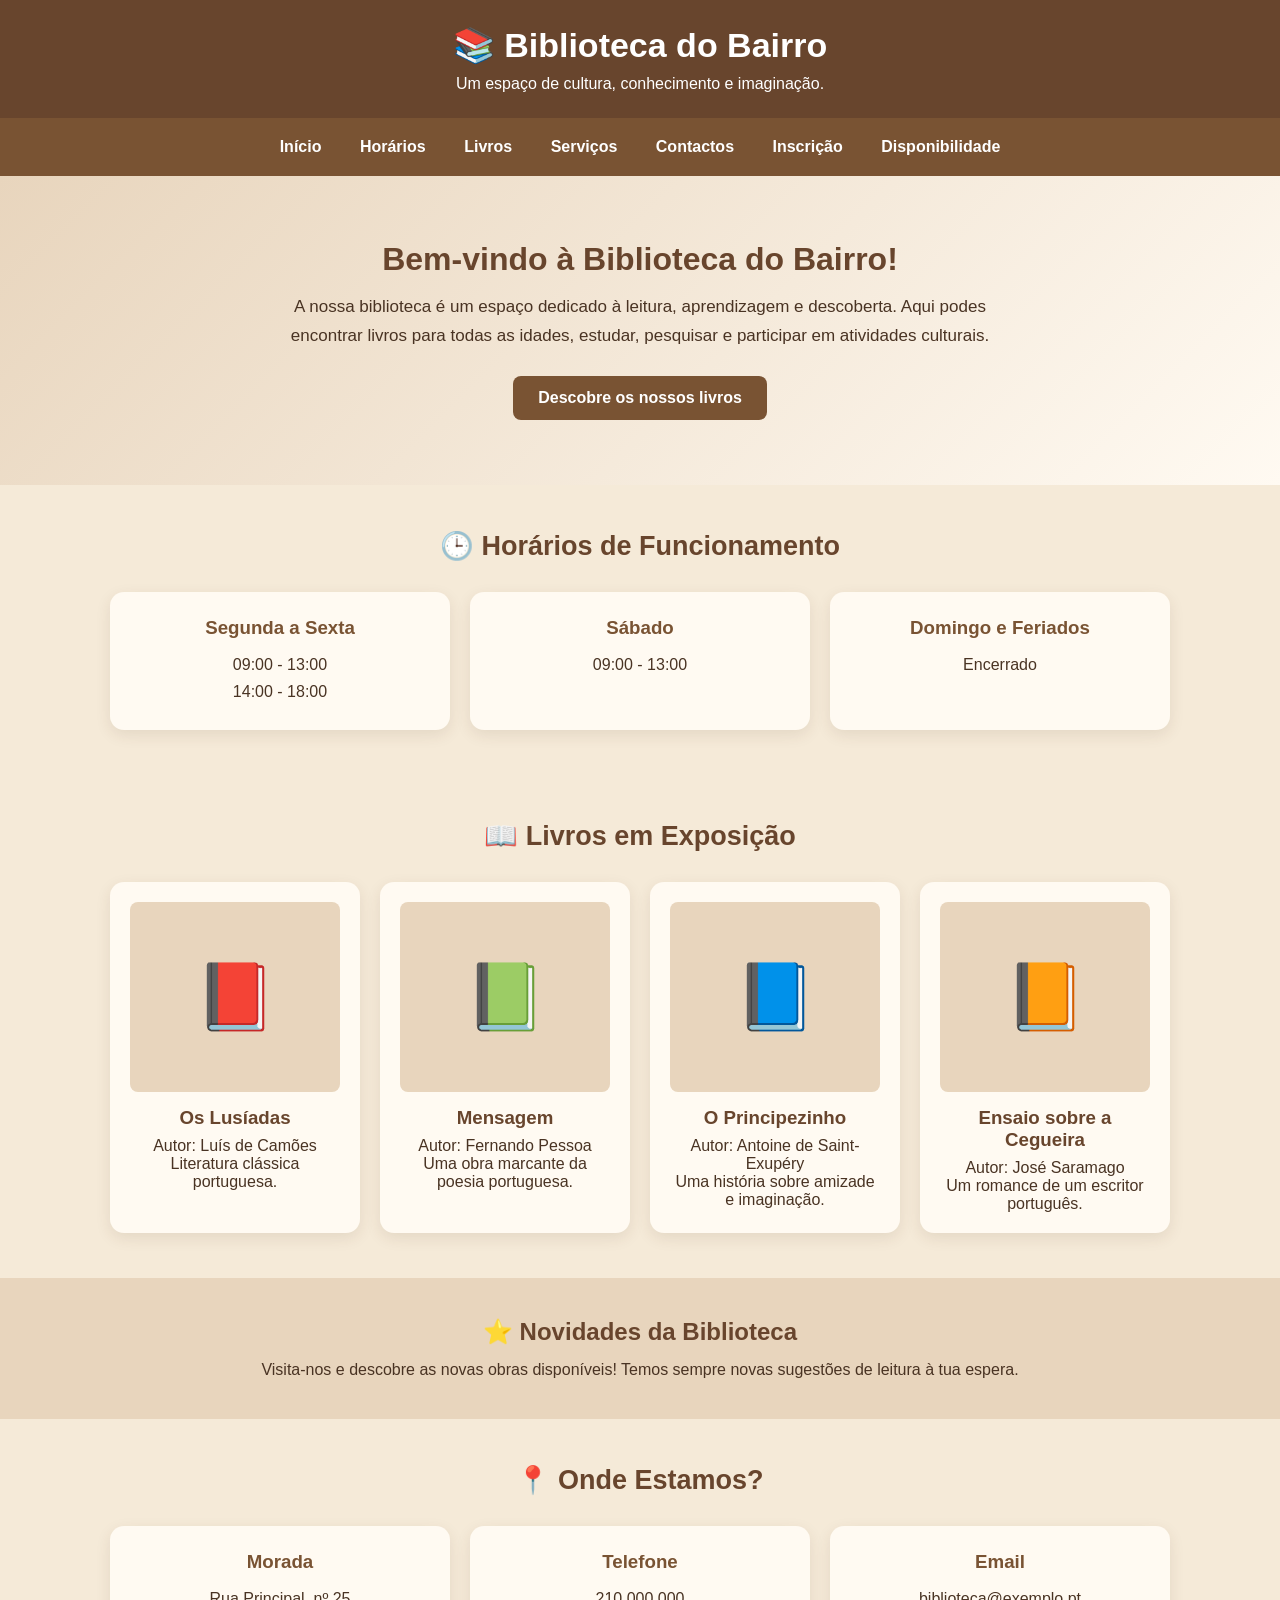
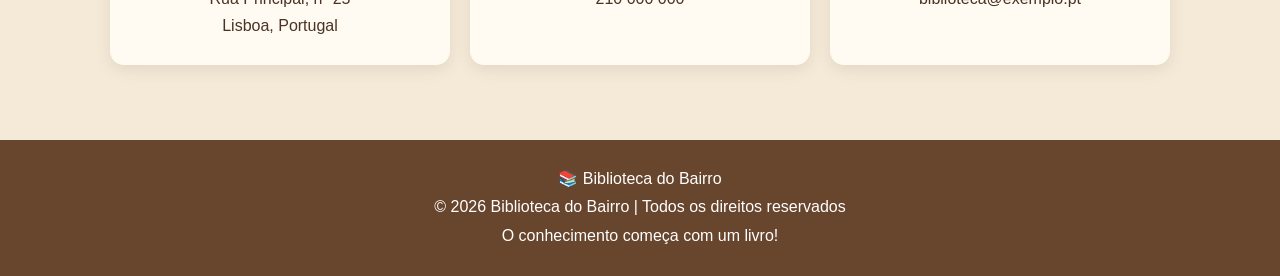
<file: index.html>
<!DOCTYPE html>
<html lang="pt">
<head>
    <meta charset="UTF-8">
    <meta name="viewport" content="width=device-width, initial-scale=1.0">

    <title>Biblioteca do Bairro</title>
 
    <script src="Aula_9_11/Aula_9_11.ex2.js"></script>
    <script src="Aula_9_11/Aula_9_11.ex3.js"></script>
    <script src="Aula_9_11/Aula_9_11.ex4.js"></script>

    <style>
        * {
            margin: 0;
            padding: 0;
            box-sizing: border-box;
            scroll-behavior: smooth;
        }

        body {
            font-family: 'Segoe UI', Arial, sans-serif;
            background: #f5ead8;
            color: #493323;
        }

        header {
            background: #68452d;
            color: white;
            padding: 25px;
            text-align: center;
        }

        header h1 {
            font-size: 34px;
            margin-bottom: 10px;
        }

        nav {
            background: #795333;
            padding: 15px;
            text-align: center;
            position: sticky;
            top: 0;
            z-index: 10;
        }

        nav a {
            color: white;
            text-decoration: none;
            margin: 0 12px;
            font-weight: bold;
            display: inline-block;
            padding: 5px;
        }

        nav a:hover {
            color: #f0d6b5;
        }

        .apresentacao {
            text-align: center;
            padding: 65px 20px;
            background: linear-gradient(135deg, #e8d5bd, #fffaf2);
        }

        .apresentacao h2 {
            font-size: 32px;
            color: #68452d;
            margin-bottom: 15px;
        }

        .apresentacao p {
            font-size: 17px;
            max-width: 700px;
            margin: auto;
            line-height: 1.7;
        }

        .botao {
            display: inline-block;
            margin-top: 25px;
            padding: 13px 25px;
            background: #795333;
            color: white;
            text-decoration: none;
            border-radius: 8px;
            font-weight: bold;
        }

        .botao:hover {
            background: #543820;
        }

        section {
            padding: 45px 20px;
            max-width: 1100px;
            margin: auto;
        }

        section h2 {
            text-align: center;
            color: #68452d;
            margin-bottom: 30px;
            font-size: 27px;
        }

        .cartoes {
            display: grid;
            grid-template-columns: repeat(auto-fit, minmax(220px, 1fr));
            gap: 20px;
        }

        .cartao {
            background: #fffaf2;
            padding: 25px;
            border-radius: 14px;
            text-align: center;
            box-shadow: 0 5px 15px rgba(75,48,25,0.10);
        }

        .cartao h3 {
            color: #795333;
            margin-bottom: 12px;
        }

        .cartao p {
            line-height: 1.7;
        }

        .livros {
            background: #fffaf2;
            border-radius: 14px;
            padding: 20px;
            box-shadow: 0 5px 15px rgba(75,48,25,0.10);
            text-align: center;
        }

        .capa {
            height: 190px;
            background: #e8d5bd;
            border-radius: 8px;
            display: flex;
            align-items: center;
            justify-content: center;
            font-size: 65px;
            margin-bottom: 15px;
        }

        .livros h3 {
            color: #68452d;
            margin-bottom: 8px;
        }

        .destaque {
            background: #e8d5bd;
            padding: 40px 20px;
            text-align: center;
        }

        .destaque h2 {
            color: #68452d;
            margin-bottom: 15px;
        }

        .container-form {
            background: #fffaf2;
            max-width: 500px;
            margin: auto;
            padding: 35px;
            border-radius: 15px;
            box-shadow: 0 5px 20px rgba(75,48,25,0.12);
        }

        form {
            display: flex;
            flex-direction: column;
        }

        label {
            font-weight: bold;
            margin-bottom: 8px;
        }

        input {
            padding: 13px;
            margin-bottom: 18px;
            border: 1px solid #d8c3aa;
            border-radius: 8px;
            font-size: 15px;
        }

        button {
            padding: 14px;
            background: #795333;
            color: white;
            border: none;
            border-radius: 8px;
            font-size: 16px;
            font-weight: bold;
            cursor: pointer;
        }

        button:hover {
            background: #543820;
        }

        .exercicios {
            text-align: center;
        }

        .links {
            display: grid;
            grid-template-columns: repeat(auto-fit, minmax(130px, 1fr));
            gap: 12px;
        }

        .links a {
            background: #795333;
            color: white;
            padding: 14px;
            border-radius: 8px;
            text-decoration: none;
            font-weight: bold;
        }

        .links a:hover {
            background: #543820;
        }

        footer {
            background: #68452d;
            color: white;
            text-align: center;
            padding: 25px;
            margin-top: 30px;
            line-height: 1.8;
        }

        @media(max-width: 600px) {
            header h1 {
                font-size: 25px;
            }

            nav a {
                margin: 4px;
                font-size: 13px;
            }

            .apresentacao h2 {
                font-size: 25px;
            }

            .container-form {
                padding: 22px;
            }
        }
    </style>
</head>

<body>

<header>
    <h1>📚 Biblioteca do Bairro</h1>
    <p>Um espaço de cultura, conhecimento e imaginação.</p>
</header>

<nav>
    <a href="#inicio">Início</a>
    <a href="#horarios">Horários</a>
    <a href="#livros">Livros</a>
    <a href="#servicos">Serviços</a>
    <a href="#contactos">Contactos</a>
    <a href="#inscricao">Inscrição</a>
    <a href="Modulo6/index4.html">Disponibilidade</a>
</nav>
  

<div class="apresentacao" id="inicio">
    <h2>Bem-vindo à Biblioteca do Bairro!</h2>

    <p>
        A nossa biblioteca é um espaço dedicado à leitura,
        aprendizagem e descoberta. Aqui podes encontrar
        livros para todas as idades, estudar, pesquisar
        e participar em atividades culturais.
    </p>

    <a href="#livros" class="botao">Descobre os nossos livros</a>
</div>


<section id="horarios">
    <h2>🕒 Horários de Funcionamento</h2>

    <div class="cartoes">

        <div class="cartao">
            <h3>Segunda a Sexta</h3>
            <p>09:00 - 13:00</p>
            <p>14:00 - 18:00</p>
        </div>

        <div class="cartao">
            <h3>Sábado</h3>
            <p>09:00 - 13:00</p>
        </div>

        <div class="cartao">
            <h3>Domingo e Feriados</h3>
            <p>Encerrado</p>
        </div>

    </div>
</section>

<!-- LIVROS -->

<section id="livros">
    <h2>📖 Livros em Exposição</h2>

    <div class="cartoes">

        <div class="livros">
            <div class="capa">📕</div>
            <h3>Os Lusíadas</h3>
            <p>Autor: Luís de Camões</p>
            <p>Literatura clássica portuguesa.</p>
        </div>

        <div class="livros">
            <div class="capa">📗</div>
            <h3>Mensagem</h3>
            <p>Autor: Fernando Pessoa</p>
            <p>Uma obra marcante da poesia portuguesa.</p>
        </div>

        <div class="livros">
            <div class="capa">📘</div>
            <h3>O Principezinho</h3>
            <p>Autor: Antoine de Saint-Exupéry</p>
            <p>Uma história sobre amizade e imaginação.</p>
        </div>

        <div class="livros">
            <div class="capa">📙</div>
            <h3>Ensaio sobre a Cegueira</h3>
            <p>Autor: José Saramago</p>
            <p>Um romance de um escritor português.</p>
        </div>

    </div>
</section>

<!-- NOVIDADES -->

<div class="destaque">
    <h2>⭐ Novidades da Biblioteca</h2>
    <p>
        Visita-nos e descobre as novas obras disponíveis!
        Temos sempre novas sugestões de leitura à tua espera.
    </p>
</div>

<!-- SERVIÇOS --> 

<!-- CONTACTOS -->

<section id="contactos">
    <h2>📍 Onde Estamos?</h2>

    <div class="cartoes">

        <div class="cartao">
            <h3>Morada</h3>
            <p>Rua Principal, nº 25</p>
            <p>Lisboa, Portugal</p>
        </div>

        <div class="cartao">
            <h3>Telefone</h3>
            <p>210 000 000</p>
        </div>

        <div class="cartao">
            <h3>Email</h3>
            <p>biblioteca@exemplo.pt</p>
        </div>

    </div>
</section>

<!-- RODAPÉ -->

<footer>
    <p>📚 Biblioteca do Bairro</p>
    <p>© 2026 Biblioteca do Bairro | Todos os direitos reservados</p>
    <p>O conhecimento começa com um livro! </p>
</footer>

</body>
</html>
</file>
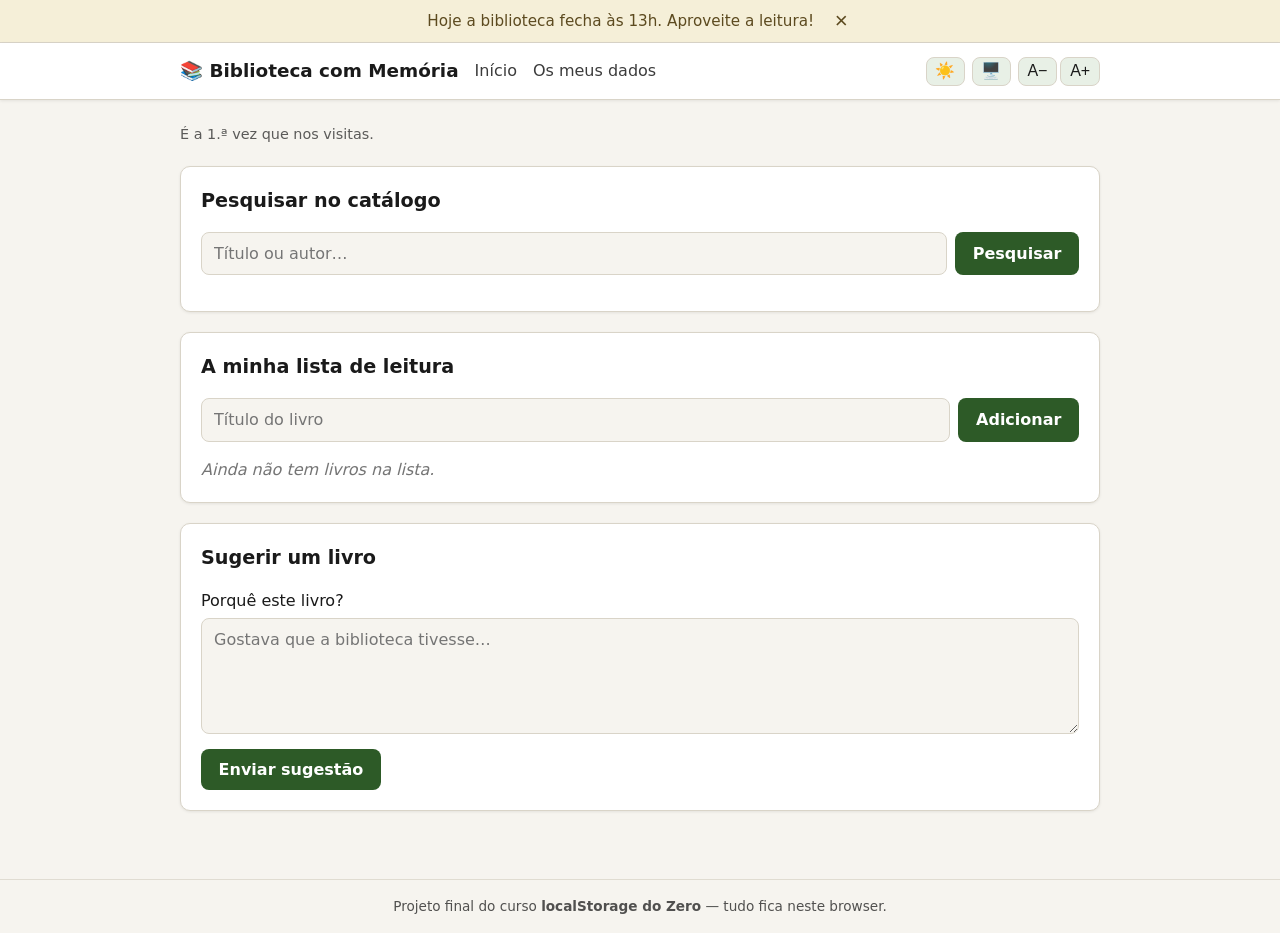
<file: LocalStorage/index.html>
<!DOCTYPE html>
<html lang="pt">
<head>
  <meta charset="UTF-8">
  <meta name="viewport" content="width=device-width, initial-scale=1.0">
  <title>Biblioteca com Memória</title>
  <link rel="stylesheet" href="styles.css">
</head>
<body>
  <!-- Aviso por visita (sessionStorage) -->
  <div id="faixa-aviso" class="faixa-aviso" hidden>
    <p>Hoje a biblioteca fecha às 13h. Aproveite a leitura!</p>
    <button id="fechar-faixa" type="button" aria-label="Fechar aviso">×</button>
  </div>

  <header class="cabecalho">
    <div class="container">
      <h1><a href="index.html">📚 Biblioteca com Memória</a></h1>
      <nav>
        <a href="index.html">Início</a>
        <a href="dados.html">Os meus dados</a>
      </nav>
      <div class="preferencias">
        <button id="botao-tema" type="button" aria-pressed="false" title="Alternar tema">
          <span class="icon-claro">☀️</span>
          <span class="icon-escuro">🌙</span>
        </button>
        <button id="seguir-sistema" type="button" title="Seguir o sistema">🖥️</button>
        <div class="tamanho-letra">
          <button id="letra-menor" type="button" title="Diminuir letra">A−</button>
          <button id="letra-maior" type="button" title="Aumentar letra">A+</button>
        </div>
      </div>
    </div>
  </header>

  <main class="container">
    <p id="contador-visitas" class="contador"></p>

    <!-- Pesquisa no catálogo -->
    <section class="secao">
      <h2>Pesquisar no catálogo</h2>
      <form id="form-pesquisa" class="form-pesquisa">
        <input type="search" id="campo-pesquisa" placeholder="Título ou autor…" autocomplete="off" required>
        <button type="submit">Pesquisar</button>
      </form>
      <div id="ultimas-pesquisas" class="ultimas-pesquisas" hidden>
        <p>Últimas pesquisas:</p>
        <ul id="lista-pesquisas"></ul>
      </div>
      <div id="resultados-pesquisa" class="resultados"></div>
    </section>

    <!-- Lista de leitura -->
    <section class="secao">
      <h2>A minha lista de leitura</h2>
      <form id="form-leitura" class="form-inline">
        <input type="text" id="campo-livro" placeholder="Título do livro" required>
        <button type="submit">Adicionar</button>
      </form>
      <ul id="lista-leitura" class="lista-leitura"></ul>
      <p id="lista-vazia" class="vazio">Ainda não tem livros na lista.</p>
    </section>

    <!-- Rascunho de sugestão -->
    <section class="secao">
      <h2>Sugerir um livro</h2>
      <form id="form-sugestao">
        <label for="texto-sugestao">Porquê este livro?</label>
        <textarea id="texto-sugestao" rows="4" placeholder="Gostava que a biblioteca tivesse…"></textarea>
        <p id="estado-rascunho" class="estado-rascunho" hidden>Rascunho guardado</p>
        <button type="submit">Enviar sugestão</button>
      </form>
    </section>
  </main>

  <footer class="rodape">
    <div class="container">
      <p>Projeto final do curso <strong>localStorage do Zero</strong> — tudo fica neste browser.</p>
    </div>
  </footer>

  <script src="storage.js"></script>
  <script src="app.js"></script>
</body>
</html>
</file>
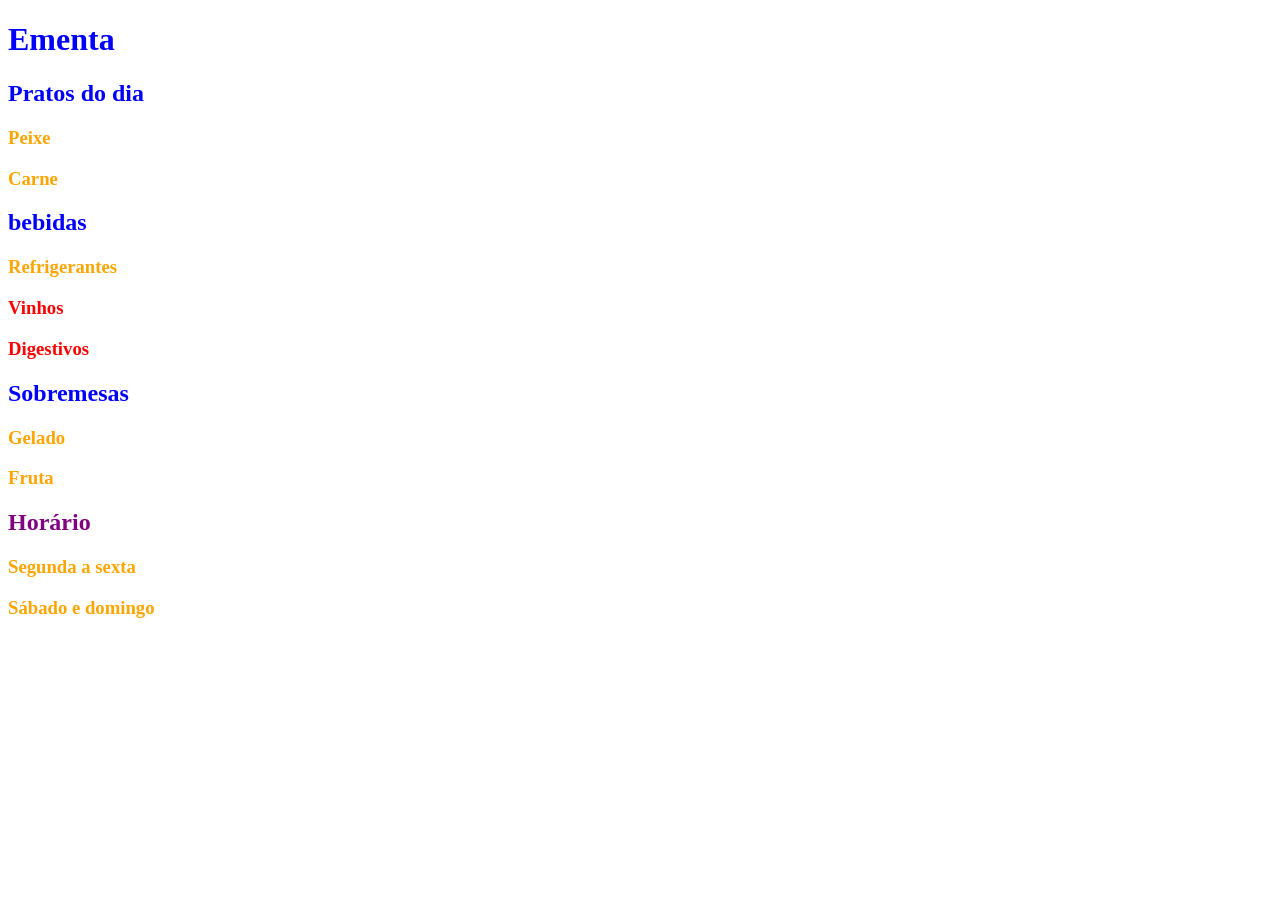
<file: Aula2.html>
<!DOCTYPE html>
<html lang="en">
<head>
    <link rel="stylesheet" href="style.css">
    <link href="https://fonts.cdnfonts.com/css/coca-cola" rel="stylesheet">
    <meta charset="UTF-8">
    <meta name="viewport" content="width=device-width, initial-scale=1.0">
    <title>Document</title>
</head>
<body>
   
<h1>Ementa  </h1>
<h2>Pratos do dia</h2>
    <h3>Peixe</h3>
    <h3>Carne</h3>
<h2>bebidas</h2>
    <h3>Refrigerantes</h3>
    <h3 class="Alcool">Vinhos</h3>
    <h3 class="Alcool">Digestivos</h3>
 
<h2>Sobremesas</h2>
    <h3>Gelado</h3>
    <h3>Fruta</h3>
<h2 id="horario">Horário</h2>
    <h3>Segunda a sexta</h3>
    <h3>Sábado e domingo</h3>
 
</body>
</html>
</file>
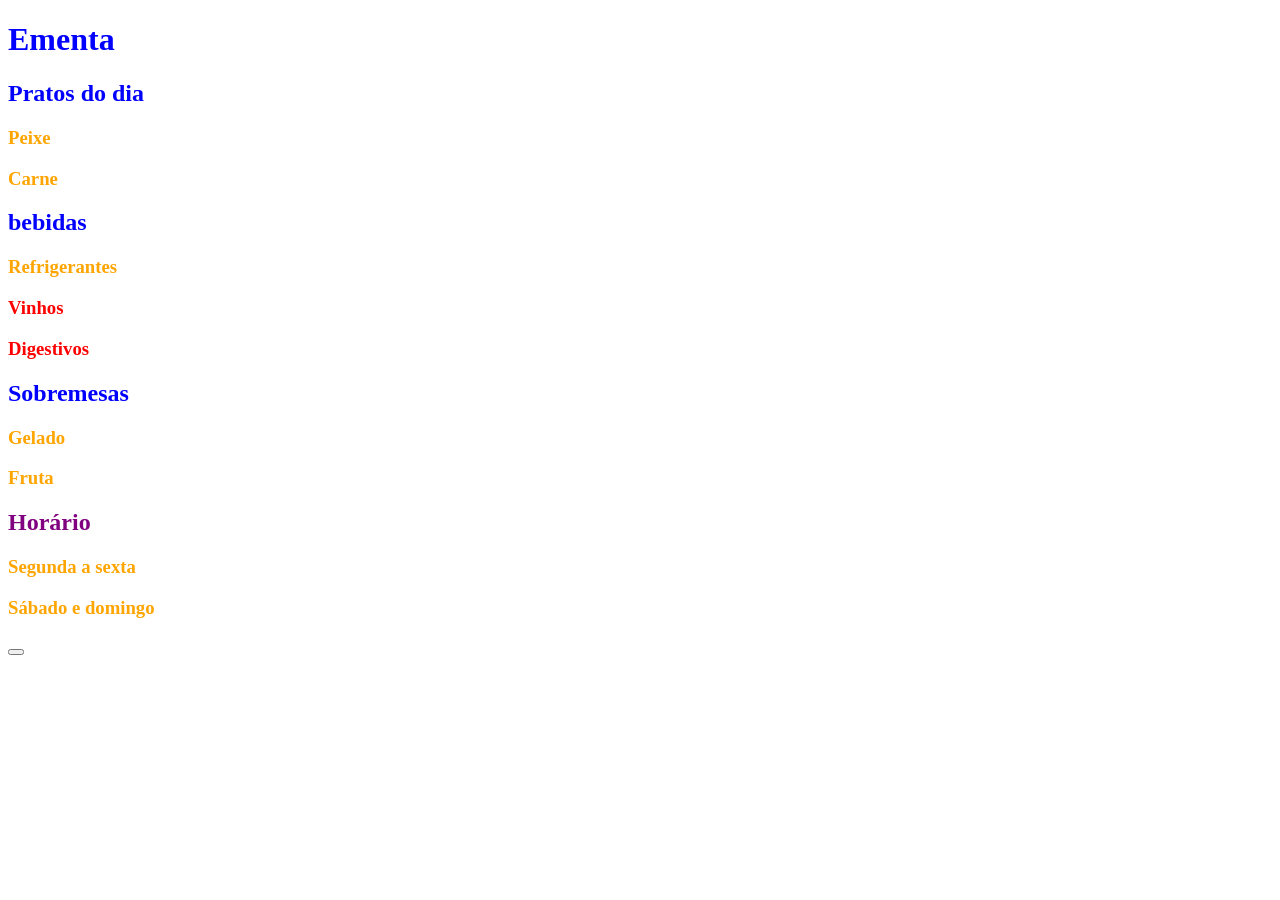
<file: index2.html>
<!DOCTYPE html>
<html lang="en">
<head>
    <link rel="stylesheet" href="style.css">
    <link href="https://fonts.cdnfonts.com/css/coca-cola" rel="stylesheet">
    <meta charset="UTF-8">
    <meta name="viewport" content="width=device-width, initial-scale=1.0">
    <title>Document</title>
    <script src="src.js"> </script>
</head>
<body>
   
<h1>Ementa  </h1>
<h2>Pratos do dia</h2>
    <h3>Peixe</h3>
    <h3>Carne</h3>
<h2>bebidas</h2>
    <h3>Refrigerantes</h3>
    <h3 class="Alcool">Vinhos</h3>
    <h3 class="Alcool">Digestivos</h3>
 
<h2>Sobremesas</h2>
    <h3>Gelado</h3>
    <h3>Fruta</h3>
<h2 id="horario">Horário</h2>
    <h3>Segunda a sexta</h3>
    <h3>Sábado e domingo</h3>
<button onclick()="showAlert()"></button>
</body>
</html>
</file>
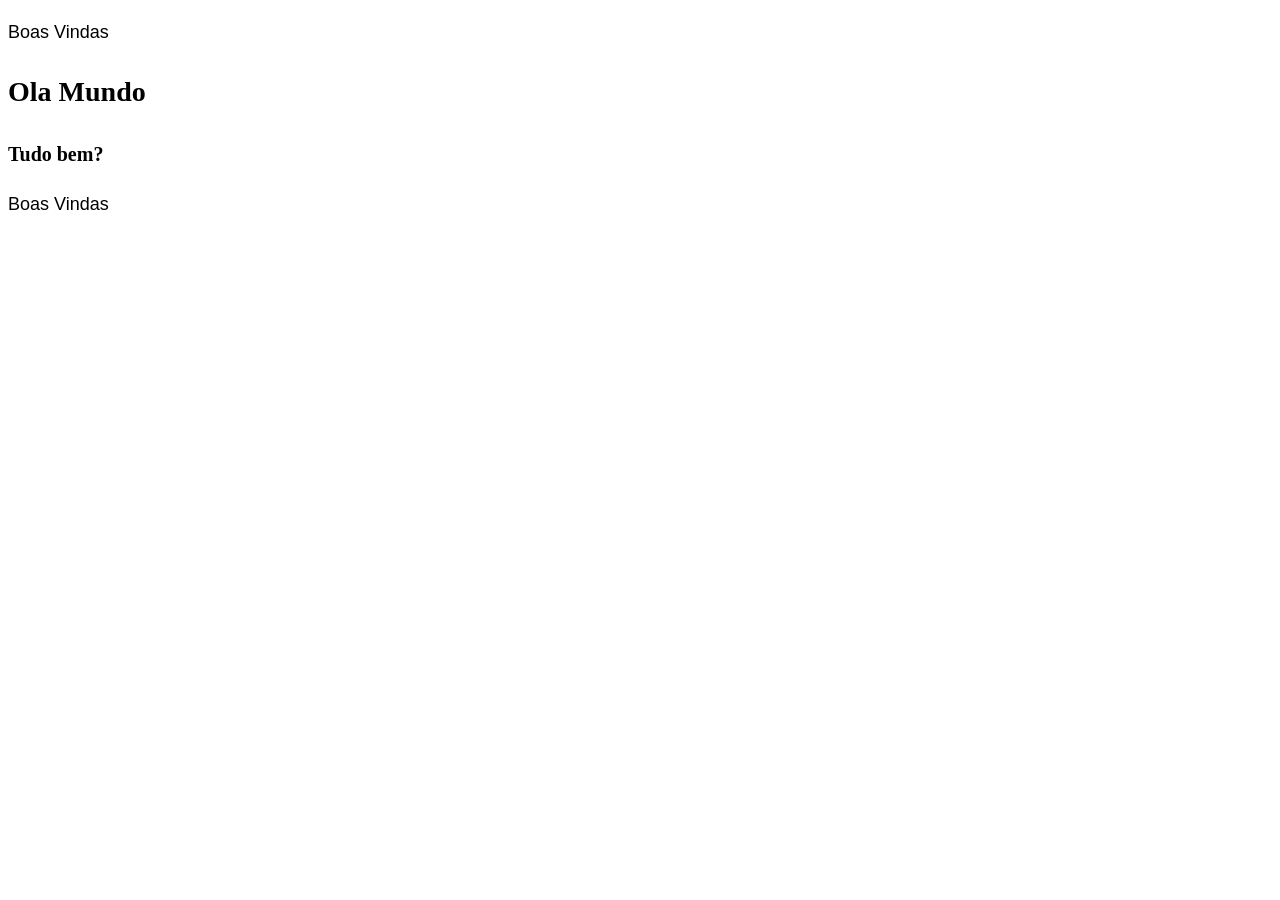
<file: Exercicios/Ex2.html>
<!DOCTYPE html>
<html lang="en">
<head>
    <meta charset="UTF-8">
    <meta name="viewport" content="width=device-width, initial-scale=1.0">

    <p class="destaque"> Boas Vindas </p>

    <style>
    body {
font-family: Arial, Helvetica, sans-serif;
font-size: 1.125rem;
line-height: 1.6;
}
h1, h2, h3 { font-family: "Lora", Georgia, serif; }
h1 { font-size: 2.5rem; }
h2 { font-size: 1.75rem; }
h3 { font-size: 1.25rem; }
.etiqueta {
text-transform: uppercase;
letter-spacing: 2px;
color: #A84B33;
}

    </style>
</head>
<body>

    <h2> Ola Mundo </h1>
    <h3> Tudo bem? </h2>

    <p class="destaque"> Boas Vindas </p>

</body>
</file>
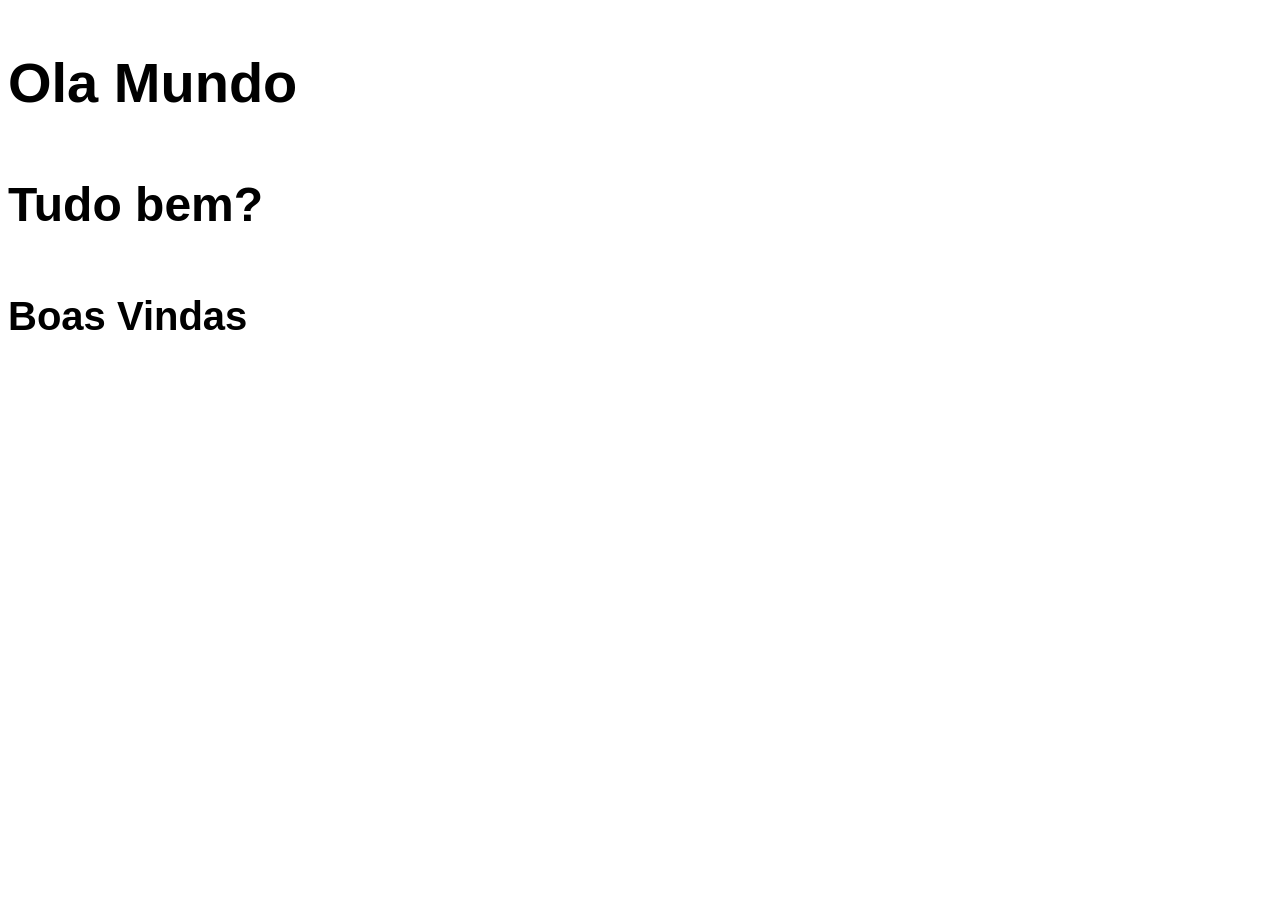
<file: Exercicios/Ex3.html>
<!DOCTYPE html>
<html lang="en">
<head>
    <meta charset="UTF-8">
    <meta name="viewport" content="width=device-width, initial-scale=1.0">

    <style>
    body {
   font-family: Arial, Times, sans-serif;
   font-size: 1.125rem;
   line-height: 1.6;
  }
    h1, h2, h3 { font-family: "Arial", Georgia, Times; }
    h1 { font-size: 3.5rem; }
    h2 { font-size: 3.0rem; }
    h3 { font-size: 2.5rem; }

    .etiqueta {
        text-transform: uppercase;
        letter-spacing: 2px;
        color: #A84B33;
}

    </style>
</head>
<body>

    <h1> Ola Mundo </h1>
    <h2> Tudo bem? </h2>
    <h3> Boas Vindas</h3>

</body>
</file>
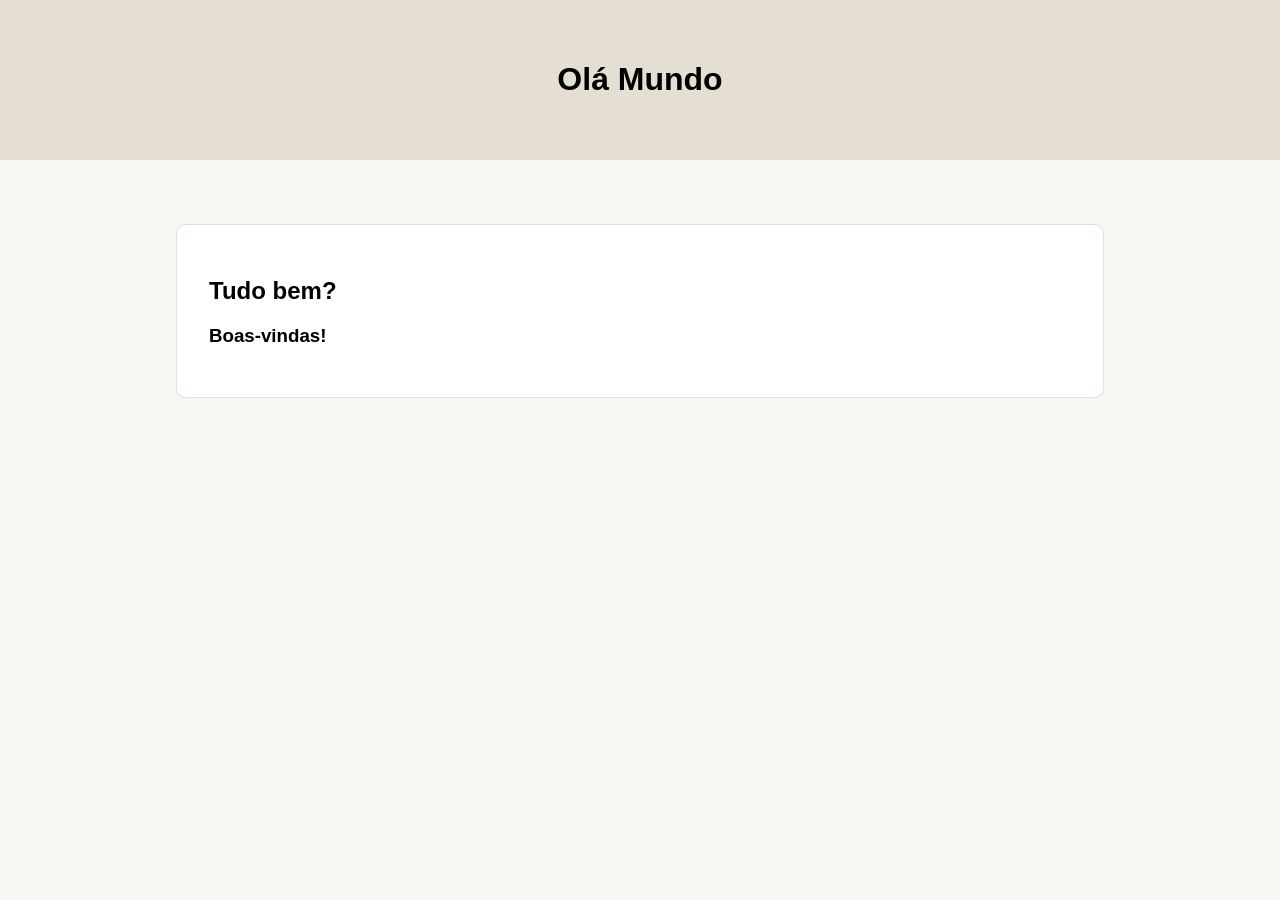
<file: Exercicios/Ex4.html>
<!DOCTYPE html>
<html lang="pt">
<head>
    <meta charset="UTF-8">
    <meta name="viewport" content="width=device-width, initial-scale=1.0">
    <title>Olá Mundo</title>

    <style>
        * {
            box-sizing: border-box;
        }

        body {
            margin: 0;
            font-family: Arial, sans-serif;
            background-color: #F8F6F2;
        }

        header, footer {
            padding: 2.5rem 3rem;
            background-color: #E5DED3;
            text-align: center;
        }

        main {
            max-width: 960px;
            margin: 0 auto;
            padding: 2rem 1rem;
        }

        section {
            padding: 2rem 0;
        }

        .cartao {
            padding: 2rem;
            border: 1px solid #E5DED3;
            border-radius: 10px;
            background-color: white;
        }
    </style>
</head>

<body>

    <header>
        <h1>Olá Mundo</h1>
    </header>

    <main>
        <section>
            <div class="cartao">
                <h2>Tudo bem?</h2>
                <h3>Boas-vindas!</h3>
            </div>
        </section>
    </main>

</body>
</html>
</file>
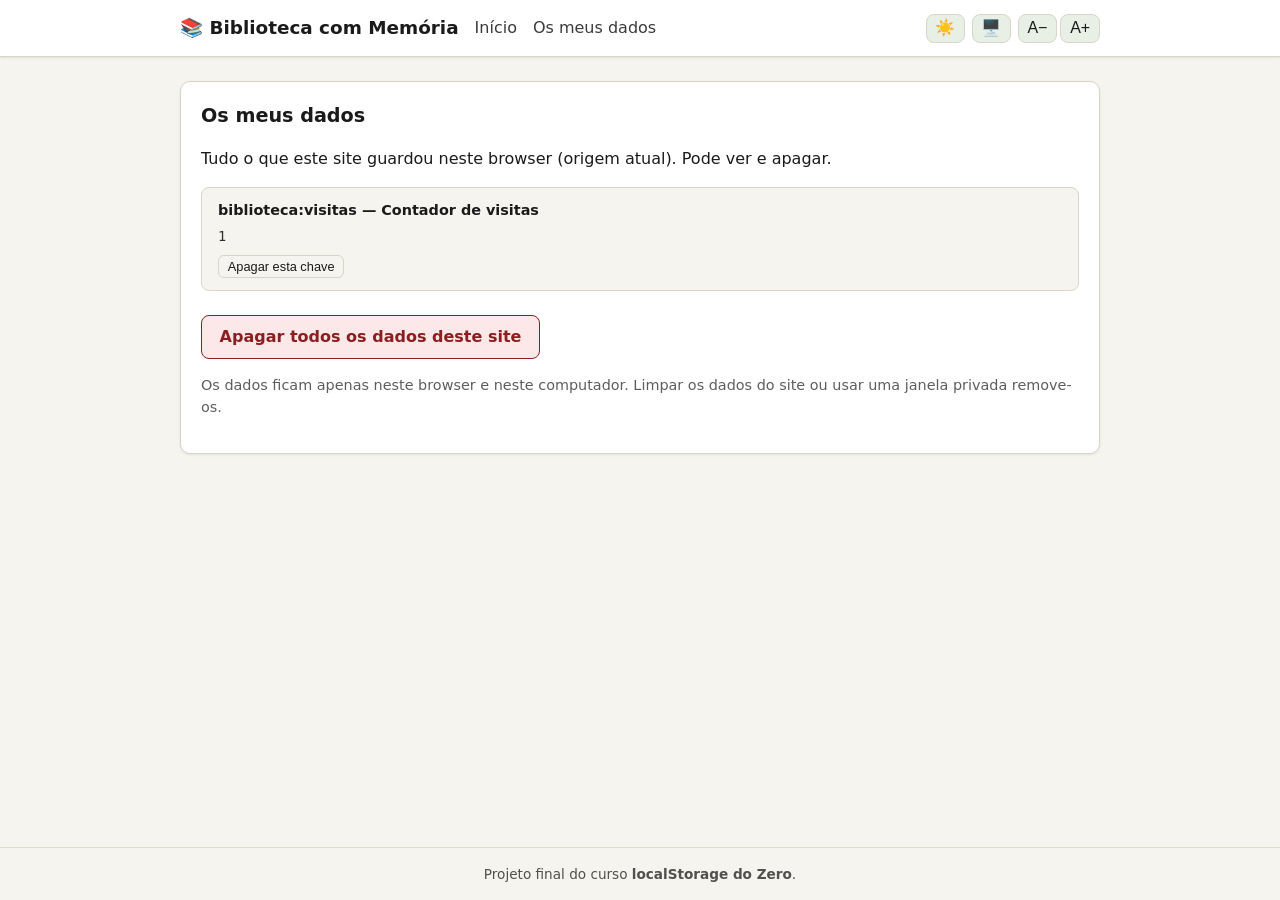
<file: LocalStorage/dados.html>
<!DOCTYPE html>
<html lang="pt">
<head>
  <meta charset="UTF-8">
  <meta name="viewport" content="width=device-width, initial-scale=1.0">
  <title>Os meus dados — Biblioteca com Memória</title>
  <link rel="stylesheet" href="styles.css">
</head>
<body>
  <header class="cabecalho">
    <div class="container">
      <h1><a href="index.html">📚 Biblioteca com Memória</a></h1>
      <nav>
        <a href="index.html">Início</a>
        <a href="dados.html">Os meus dados</a>
      </nav>
      <div class="preferencias">
        <button id="botao-tema" type="button" aria-pressed="false" title="Alternar tema">
          <span class="icon-claro">☀️</span>
          <span class="icon-escuro">🌙</span>
        </button>
        <button id="seguir-sistema" type="button" title="Seguir o sistema">🖥️</button>
        <div class="tamanho-letra">
          <button id="letra-menor" type="button" title="Diminuir letra">A−</button>
          <button id="letra-maior" type="button" title="Aumentar letra">A+</button>
        </div>
      </div>
    </div>
  </header>

  <main class="container">
    <section class="secao">
      <h2>Os meus dados</h2>
      <p>Tudo o que este site guardou neste browser (origem atual). Pode ver e apagar.</p>

      <div id="lista-dados" class="lista-dados">
        <!-- preenchido por JS -->
      </div>

      <div class="acoes-dados">
        <button id="apagar-tudo" type="button" class="botao-perigo">Apagar todos os dados deste site</button>
      </div>

      <p class="nota">
        Os dados ficam apenas neste browser e neste computador.
        Limpar os dados do site ou usar uma janela privada remove-os.
      </p>
    </section>
  </main>

  <footer class="rodape">
    <div class="container">
      <p>Projeto final do curso <strong>localStorage do Zero</strong>.</p>
    </div>
  </footer>

  <script src="storage.js"></script>
  <script src="dados.js"></script> 
</body>
</html>
</file>
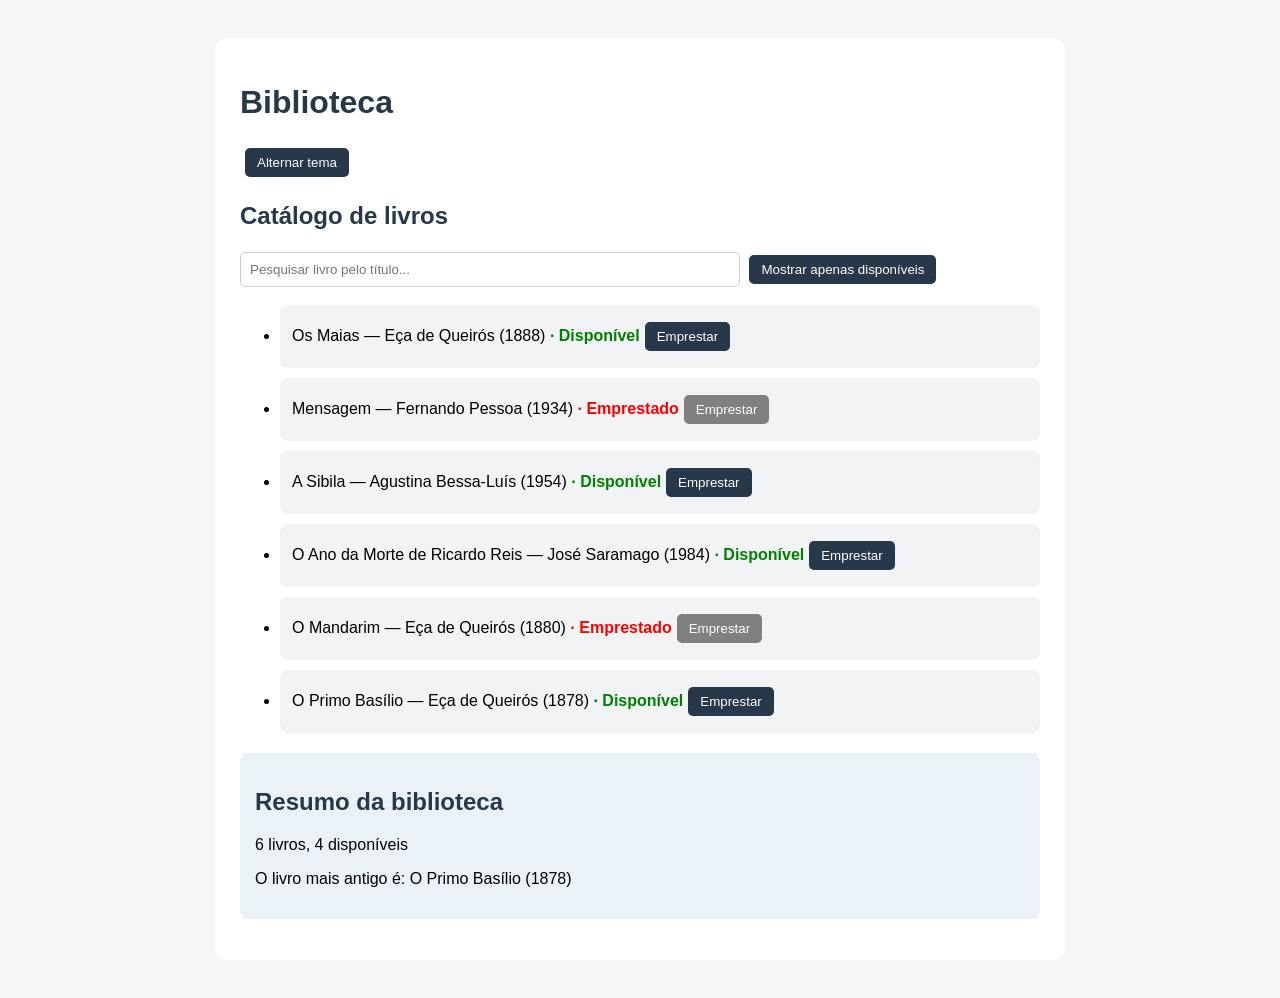
<file: Modulo6/index4.html>
<!DOCTYPE html>
<html lang="pt">
<head>
    <link rel="stylesheet" href="tema.css">
    <meta charset="UTF-8">
    <meta name="viewport" content="width=device-width, initial-scale=1.0">
    <title>Biblioteca</title>

    <style>
        body {
            font-family: Arial, sans-serif;
            background-color: #f4f6f8;
            padding: 30px;
        }

        .biblioteca {
            max-width: 800px;
            margin: auto;
            background: white;
            padding: 25px;
            border-radius: 12px;
        }

        h1, h2 {
            color: #263849;
        }

        li {
            padding: 12px;
            margin-bottom: 10px;
            background: #f1f3f5;
            border-radius: 8px;
        }

        .disponivel {
            color: green;
            font-weight: bold;
        }

        .indisponivel {
            color: red;
            font-weight: bold;
        }

        button {
            padding: 7px 12px;
            margin: 5px;
            border: none;
            border-radius: 5px;
            background: #263849;
            color: white;
            cursor: pointer;
        }
 
        button:disabled {
            background: gray;
            cursor: not-allowed;
        }

        .informacoes {
            background: #eaf2f8;
            padding: 15px;
            border-radius: 8px;
            margin-top: 20px;
        }

        input {
            padding: 9px;
            border: 1px solid #ccc;
            border-radius: 5px;
            width: 60%;
        }

        .filtros {
            margin: 15px 0;
        }



        body.escuro {
            background-color: #181818;
            color: white;
        }

        body.escuro .biblioteca {
            background-color: #292929;
        }

        body.escuro h1,
        body.escuro h2 {
            color: white;
        }

        body.escuro li {
            background-color: #383838;
        }

        body.escuro .informacoes {
            background-color: #383838;
        }

        body.escuro input {
            background-color: #383838;
            color: white;
            border: 1px solid #666;
        }
    </style>
</head>

<body>

    <div class="biblioteca">

        <h1>Biblioteca</h1>


        <button id="botao-tema" type="button">
            Alternar tema
        </button>

        <h2>Catálogo de livros</h2>


        <div class="filtros">

            <input
                type="text"
                id="pesquisa"
                placeholder="Pesquisar livro pelo título..."
            >

            <button id="botao-filtro" type="button">
                Mostrar apenas disponíveis
            </button>

        </div>


        <ul id="lista-livros"></ul>

        <div class="informacoes">

            <h2>Resumo da biblioteca</h2>

            <p id="resumo"></p>

            <p id="livro-antigo"></p>

        </div>

        <p id="mensagem"></p>

    </div>


    <script src="app.js"></script>

</body>
</html>
</file>
<file: LocalStorage/styles.css>
/* ===== Variáveis e base ===== */
:root {
  --cor-fundo: #f6f4ef;
  --cor-texto: #1a1a1a;
  --cor-superficie: #ffffff;
  --cor-borda: #d9d4c8;
  --cor-destaque: #2d5a27;
  --cor-destaque-suave: #e8f0e6;
  --cor-aviso: #5c4a1f;
  --cor-aviso-fundo: #f5efd8;
  --cor-perigo: #8b1e1e;
  --cor-perigo-fundo: #fce8e8;
  --sombra: 0 1px 3px rgba(0, 0, 0, 0.08);
  --raio: 10px;
  --fonte-base: 1rem;
  --espaco: 1.25rem;
  font-size: var(--fonte-base);
}

body.escuro {
  --cor-fundo: #121410;
  --cor-texto: #e8e6e0;
  --cor-superficie: #1c1f1a;
  --cor-borda: #33382e;
  --cor-destaque: #8fbf88;
  --cor-destaque-suave: #243022;
  --cor-aviso: #e8d48b;
  --cor-aviso-fundo: #2e2a1a;
  --cor-perigo: #f0a0a0;
  --cor-perigo-fundo: #3a1f1f;
  --sombra: 0 1px 3px rgba(0, 0, 0, 0.35);
}

*,
*::before,
*::after {
  box-sizing: border-box;
}

body {
  margin: 0;
  font-family: system-ui, -apple-system, "Segoe UI", Roboto, sans-serif;
  background: var(--cor-fundo);
  color: var(--cor-texto);
  line-height: 1.5;
  min-height: 100vh;
  display: flex;
  flex-direction: column;
  transition: background 0.2s, color 0.2s;
}

/* Tamanhos de letra (preferência) */
body.letra-pequena { --fonte-base: 0.9rem; }
body.letra-media   { --fonte-base: 1rem; }
body.letra-grande  { --fonte-base: 1.15rem; }
body.letra-extra   { --fonte-base: 1.3rem; }

a {
  color: var(--cor-destaque);
  text-decoration: none;
}
a:hover {
  text-decoration: underline;
}

.container {
  width: min(920px, 100% - 2rem);
  margin-inline: auto;
}

/* ===== Cabeçalho ===== */
.cabecalho {
  background: var(--cor-superficie);
  border-bottom: 1px solid var(--cor-borda);
  padding: 0.85rem 0;
  position: sticky;
  top: 0;
  z-index: 10;
  box-shadow: var(--sombra);
}

.cabecalho .container {
  display: flex;
  flex-wrap: wrap;
  align-items: center;
  gap: 1rem;
}

.cabecalho h1 {
  margin: 0;
  font-size: 1.15rem;
  font-weight: 700;
}

.cabecalho h1 a {
  color: inherit;
  text-decoration: none;
}

.cabecalho nav {
  display: flex;
  gap: 1rem;
  margin-right: auto;
}

.cabecalho nav a {
  font-weight: 500;
  color: var(--cor-texto);
  opacity: 0.85;
}
.cabecalho nav a:hover {
  opacity: 1;
  color: var(--cor-destaque);
}

.preferencias {
  display: flex;
  align-items: center;
  gap: 0.4rem;
}

.preferencias button {
  background: var(--cor-destaque-suave);
  border: 1px solid var(--cor-borda);
  border-radius: 8px;
  padding: 0.35rem 0.55rem;
  cursor: pointer;
  font-size: 1rem;
  line-height: 1;
  color: var(--cor-texto);
}

.preferencias button:hover {
  border-color: var(--cor-destaque);
}

body:not(.escuro) .icon-escuro { display: none; }
body.escuro .icon-claro { display: none; }

.tamanho-letra {
  display: flex;
  gap: 0.2rem;
}

/* ===== Faixa de aviso ===== */
.faixa-aviso {
  background: var(--cor-aviso-fundo);
  color: var(--cor-aviso);
  padding: 0.6rem 1rem;
  display: flex;
  align-items: center;
  justify-content: center;
  gap: 1rem;
  font-size: 0.95rem;
  border-bottom: 1px solid var(--cor-borda);
}

.faixa-aviso[hidden] {
  display: none !important;
}

.faixa-aviso p {
  margin: 0;
}

.faixa-aviso button {
  background: transparent;
  border: none;
  font-size: 1.4rem;
  cursor: pointer;
  color: inherit;
  line-height: 1;
  padding: 0 0.3rem;
}

/* ===== Conteúdo ===== */
main {
  flex: 1;
  padding: 1.5rem 0 3rem;
}

.contador {
  font-size: 0.9rem;
  opacity: 0.7;
  margin: 0 0 1.25rem;
}

.secao {
  background: var(--cor-superficie);
  border: 1px solid var(--cor-borda);
  border-radius: var(--raio);
  padding: var(--espaco);
  margin-bottom: 1.25rem;
  box-shadow: var(--sombra);
}

.secao h2 {
  margin: 0 0 1rem;
  font-size: 1.2rem;
}

/* Formulários */
input[type="text"],
input[type="search"],
textarea {
  width: 100%;
  padding: 0.55rem 0.75rem;
  border: 1px solid var(--cor-borda);
  border-radius: 8px;
  background: var(--cor-fundo);
  color: var(--cor-texto);
  font: inherit;
}

input:focus,
textarea:focus {
  outline: 2px solid var(--cor-destaque);
  outline-offset: 1px;
}

button[type="submit"],
.botao-primario {
  background: var(--cor-destaque);
  color: #fff;
  border: none;
  border-radius: 8px;
  padding: 0.55rem 1.1rem;
  font: inherit;
  font-weight: 600;
  cursor: pointer;
}

button[type="submit"]:hover,
.botao-primario:hover {
  filter: brightness(1.08);
}

body.escuro button[type="submit"],
body.escuro .botao-primario {
  color: #121410;
}

.form-pesquisa,
.form-inline {
  display: flex;
  gap: 0.5rem;
  margin-bottom: 1rem;
}

.form-pesquisa input,
.form-inline input {
  flex: 1;
}

label {
  display: block;
  margin-bottom: 0.35rem;
  font-weight: 500;
}

textarea {
  resize: vertical;
  min-height: 100px;
  margin-bottom: 0.5rem;
}

.estado-rascunho {
  font-size: 0.85rem;
  color: var(--cor-destaque);
  margin: 0 0 0.75rem;
}

/* Lista de leitura */
.lista-leitura {
  list-style: none;
  padding: 0;
  margin: 0;
}

.lista-leitura li {
  display: flex;
  align-items: center;
  gap: 0.75rem;
  padding: 0.65rem 0;
  border-bottom: 1px solid var(--cor-borda);
}

.lista-leitura li:last-child {
  border-bottom: none;
}

.lista-leitura .titulo {
  flex: 1;
  cursor: pointer;
}

.lista-leitura .titulo.lido {
  text-decoration: line-through;
  opacity: 0.55;
}

.lista-leitura button {
  background: transparent;
  border: 1px solid var(--cor-borda);
  border-radius: 6px;
  padding: 0.25rem 0.5rem;
  cursor: pointer;
  font-size: 0.85rem;
  color: var(--cor-texto);
}

.lista-leitura button:hover {
  border-color: var(--cor-perigo);
  color: var(--cor-perigo);
}

.lista-leitura .mover {
  display: flex;
  flex-direction: column;
  gap: 0.15rem;
}

.lista-leitura .mover button {
  padding: 0.1rem 0.35rem;
  font-size: 0.75rem;
  line-height: 1;
}

.vazio {
  opacity: 0.6;
  font-style: italic;
  margin: 0.5rem 0 0;
}

/* Últimas pesquisas */
.ultimas-pesquisas {
  margin-bottom: 1rem;
  font-size: 0.9rem;
}

.ultimas-pesquisas p {
  margin: 0 0 0.35rem;
  opacity: 0.75;
}

.ultimas-pesquisas ul {
  display: flex;
  flex-wrap: wrap;
  gap: 0.4rem;
  list-style: none;
  padding: 0;
  margin: 0;
}

.ultimas-pesquisas li button {
  background: var(--cor-destaque-suave);
  border: 1px solid var(--cor-borda);
  border-radius: 999px;
  padding: 0.25rem 0.75rem;
  font: inherit;
  font-size: 0.85rem;
  cursor: pointer;
  color: var(--cor-texto);
}

.ultimas-pesquisas li button:hover {
  border-color: var(--cor-destaque);
}

.resultados {
  margin-top: 0.75rem;
}

.resultados .livro {
  padding: 0.5rem 0;
  border-bottom: 1px solid var(--cor-borda);
}

.resultados .livro:last-child {
  border-bottom: none;
}

.resultados .autor {
  opacity: 0.65;
  font-size: 0.9rem;
}

/* Página Os meus dados */
.lista-dados {
  display: flex;
  flex-direction: column;
  gap: 0.75rem;
  margin-bottom: 1.5rem;
}

.item-dado {
  background: var(--cor-fundo);
  border: 1px solid var(--cor-borda);
  border-radius: 8px;
  padding: 0.75rem 1rem;
}

.item-dado .chave {
  font-weight: 600;
  font-size: 0.9rem;
  margin-bottom: 0.25rem;
  word-break: break-all;
}

.item-dado .valor {
  font-family: ui-monospace, "Cascadia Code", monospace;
  font-size: 0.85rem;
  white-space: pre-wrap;
  word-break: break-word;
  opacity: 0.9;
  max-height: 120px;
  overflow: auto;
}

.item-dado .acoes {
  margin-top: 0.5rem;
}

.item-dado .acoes button {
  background: transparent;
  border: 1px solid var(--cor-borda);
  border-radius: 6px;
  padding: 0.2rem 0.55rem;
  font-size: 0.8rem;
  cursor: pointer;
  color: var(--cor-texto);
}

.item-dado .acoes button:hover {
  border-color: var(--cor-perigo);
  color: var(--cor-perigo);
}

.acoes-dados {
  margin-bottom: 1rem;
}

.botao-perigo {
  background: var(--cor-perigo-fundo);
  color: var(--cor-perigo);
  border: 1px solid var(--cor-perigo);
  border-radius: 8px;
  padding: 0.55rem 1.1rem;
  font: inherit;
  font-weight: 600;
  cursor: pointer;
}

.botao-perigo:hover {
  filter: brightness(1.05);
}

.nota {
  font-size: 0.9rem;
  opacity: 0.7;
}

.vazio-dados {
  opacity: 0.6;
  font-style: italic;
}

/* Rodapé */
.rodape {
  border-top: 1px solid var(--cor-borda);
  padding: 1rem 0;
  font-size: 0.85rem;
  opacity: 0.75;
  text-align: center;
}

.rodape p {
  margin: 0;
}

/* Responsivo */
@media (max-width: 600px) {
  .cabecalho .container {
    flex-direction: column;
    align-items: flex-start;
  }

  .cabecalho nav {
    margin-right: 0;
  }

  .form-pesquisa,
  .form-inline {
    flex-direction: column;
  }
}
</file>
<file: style.css>
h1 {color: blue;}
h2 {color: blue;}  
h3 {color: orange;}
h3:hover {color: lightblue;}  
p {color: green;} 
.Alcool {color: red;}
#horario {color: purple;}
</file>
<file: Modulo6/tema.css>
body.escuro {
    background-color: #181818;
    color: white;
}

body.escuro .biblioteca {
    background-color: #292929;
}

body.escuro h1,
body.escuro h2 {
    color: white;
}

body.escuro li {
    background-color: #383838;
}

body.escuro .informacoes {
    background-color: #383838;
}

body.escuro input {
    background-color: #383838;
    color: white;
    border: 1px solid #666;
}
</file>
